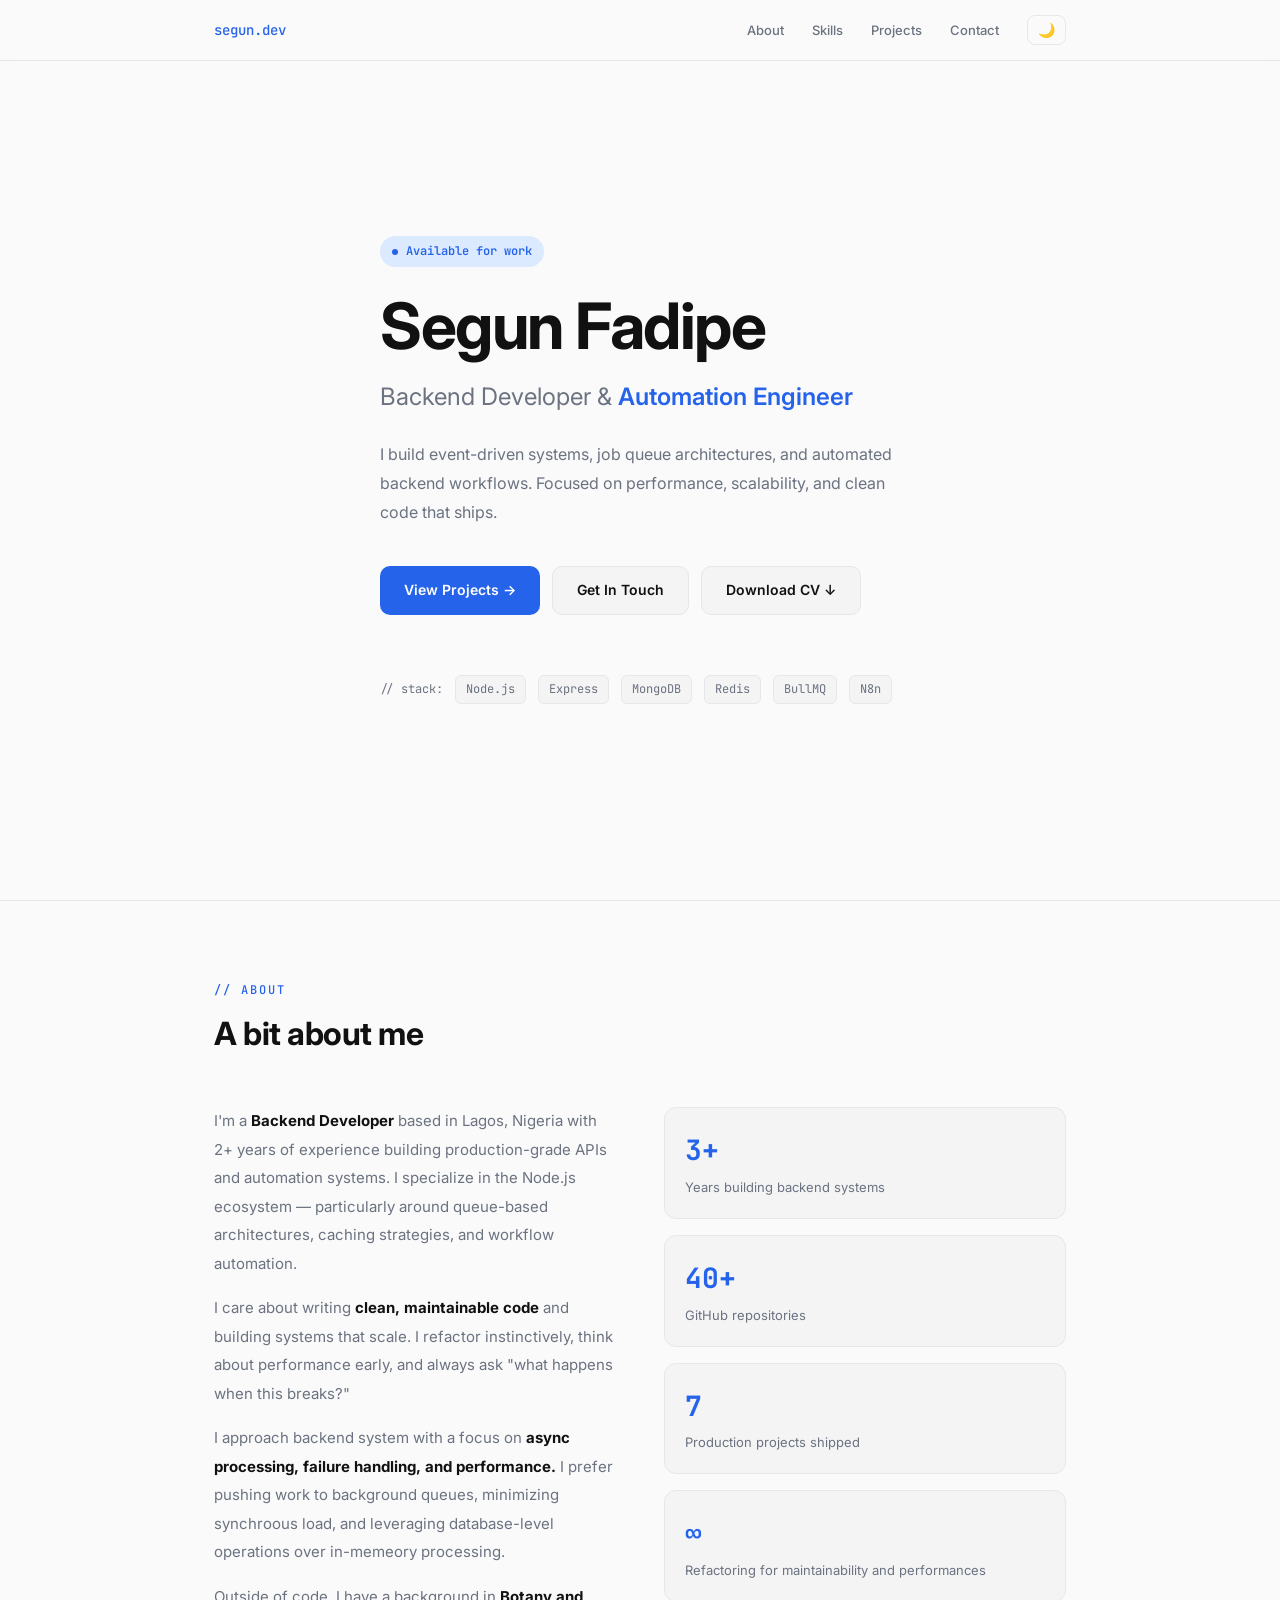
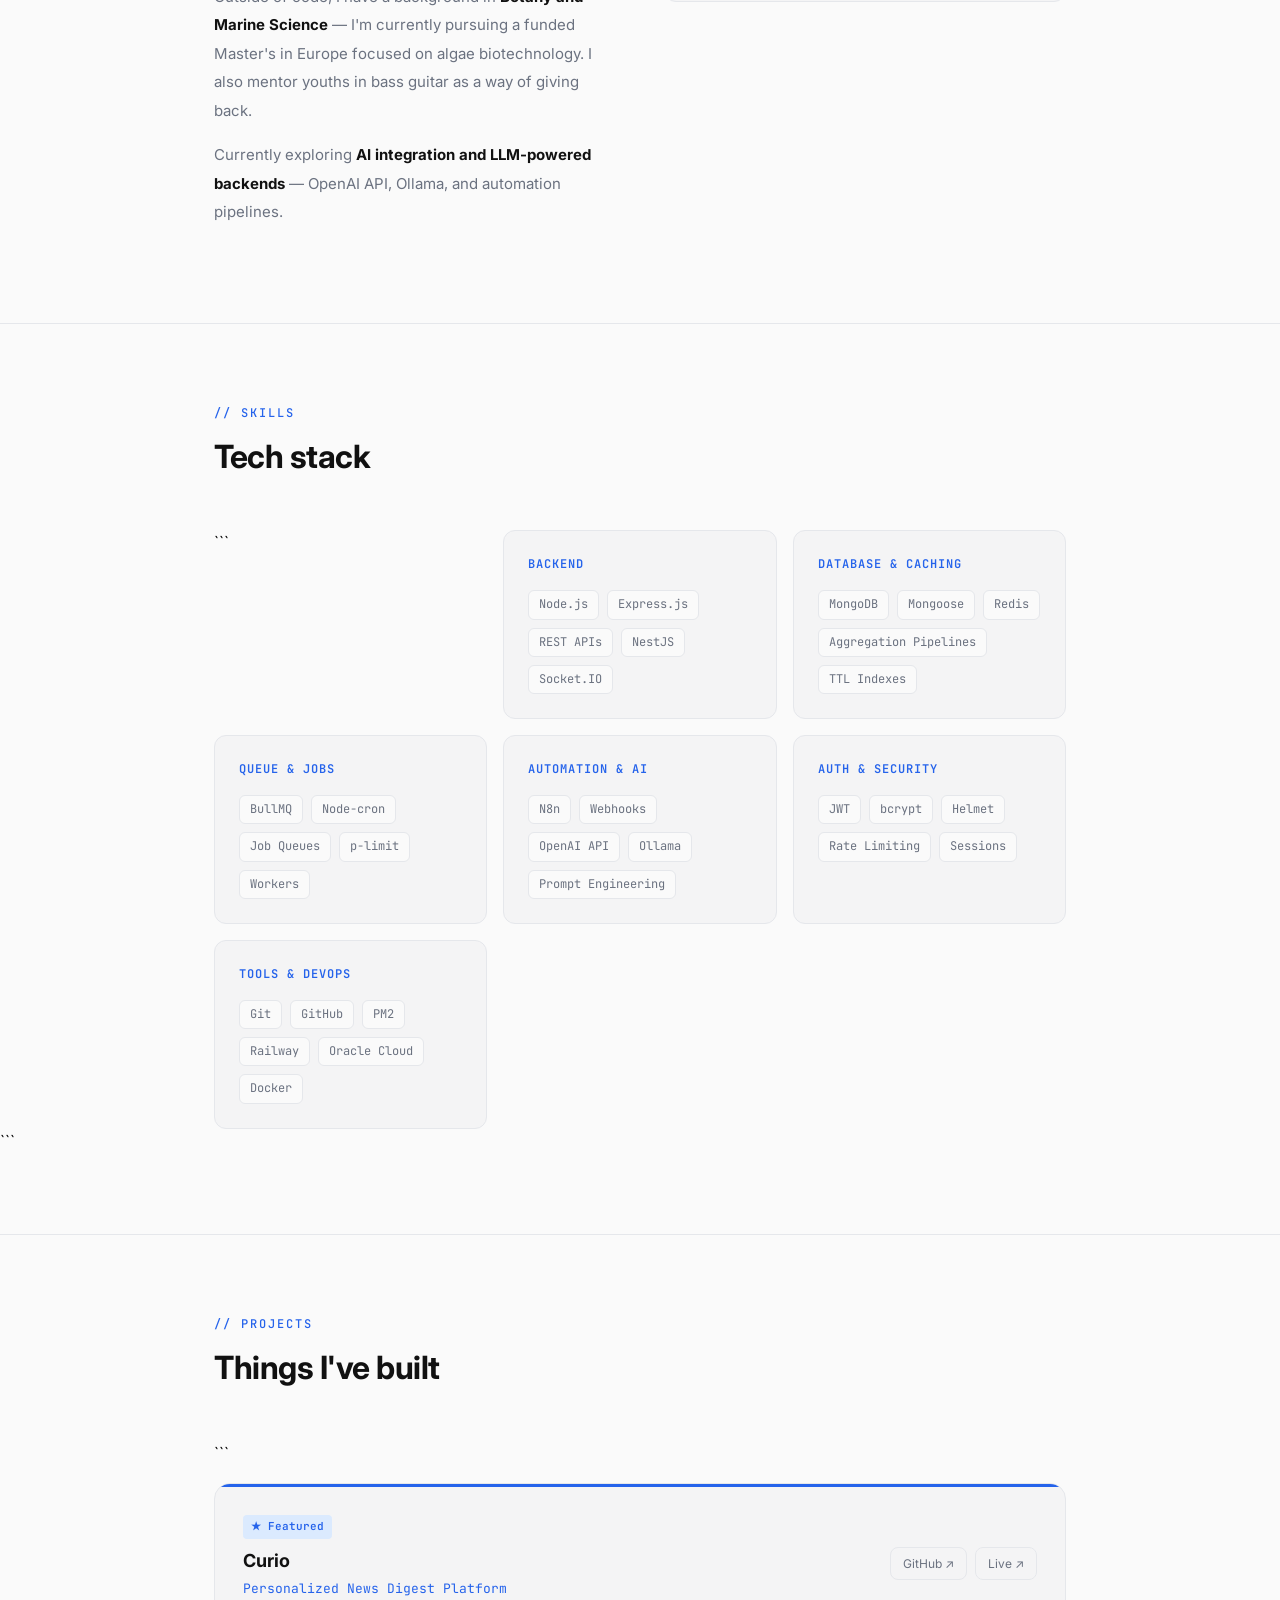
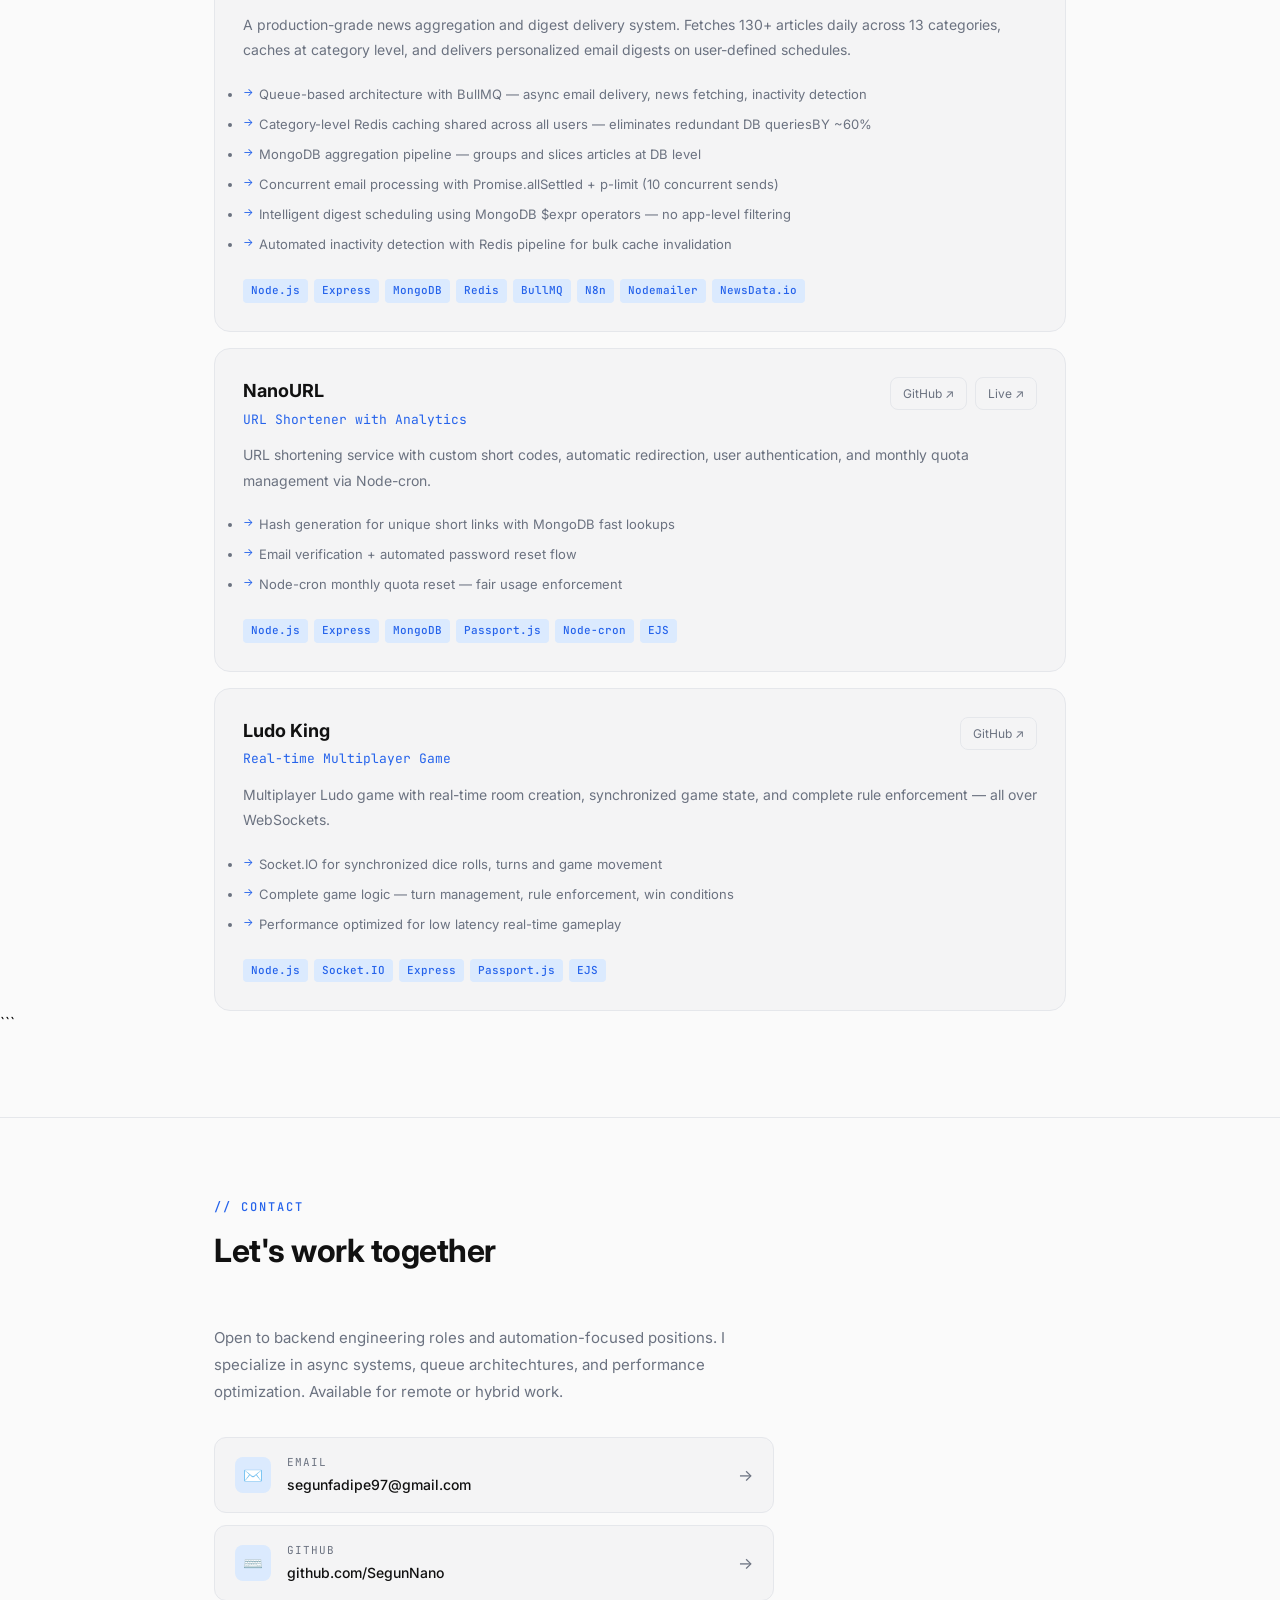
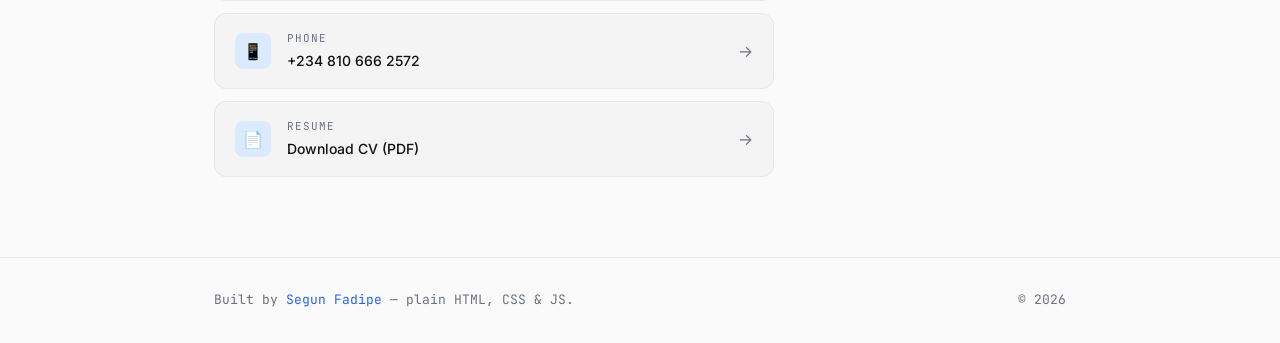
<file: index1.html>
<!DOCTYPE html>

<html lang="en">
<head>
  <meta charset="UTF-8" />
  <meta name="viewport" content="width=device-width, initial-scale=1.0" />
  <title>Segun Fadipe — Backend Developer</title>
  <meta name="description" content="Backend Developer & Automation Engineer specializing in Node.js, Redis, BullMQ and workflow automation." />
  <link rel="preconnect" href="https://fonts.googleapis.com" />
  <link href="https://fonts.googleapis.com/css2?family=Inter:wght@400;500;600;700&family=JetBrains+Mono:wght@400;500&display=swap" rel="stylesheet" />

  <style>
    /* ── Reset & Base ── */
    *, *::before, *::after { box-sizing: border-box; margin: 0; padding: 0; }

    :root {
      --bg: #fafafa;
      --bg-card: #f4f4f5;
      --bg-card-hover: #ebebec;
      --text: #111111;
      --text-muted: #6b7280;
      --accent: #2563eb;
      --accent-light: #dbeafe;
      --border: #e5e7eb;
      --nav-bg: rgba(250, 250, 250, 0.85);
    }

    [data-theme="dark"] {
      --bg: #0f0f0f;
      --bg-card: #1a1a1a;
      --bg-card-hover: #222222;
      --text: #f5f5f5;
      --text-muted: #9ca3af;
      --accent: #3b82f6;
      --accent-light: #1e3a5f;
      --border: #2a2a2a;
      --nav-bg: rgba(15, 15, 15, 0.85);
    }

    html { scroll-behavior: smooth; }

    body {
      font-family: 'Inter', sans-serif;
      background: var(--bg);
      color: var(--text);
      transition: background 0.3s, color 0.3s;
      line-height: 1.6;
    }

    a { color: inherit; text-decoration: none; }
    code, .mono { font-family: 'JetBrains Mono', monospace; }

    /* ── Layout ── */
    .container {
      max-width: 900px;
      margin: 0 auto;
      padding: 0 24px;
    }

    section {
      padding: 80px 0;
    }

    /* ── Nav ── */
    nav {
      position: fixed;
      top: 0;
      left: 0;
      right: 0;
      z-index: 100;
      background: var(--nav-bg);
      backdrop-filter: blur(12px);
      border-bottom: 1px solid var(--border);
      transition: background 0.3s;
    }

    .nav-inner {
      max-width: 900px;
      margin: 0 auto;
      padding: 0 24px;
      height: 60px;
      display: flex;
      align-items: center;
      justify-content: space-between;
    }

    .nav-logo {
      font-family: 'JetBrains Mono', monospace;
      font-size: 14px;
      font-weight: 500;
      color: var(--accent);
    }

    .nav-links {
      display: flex;
      align-items: center;
      gap: 28px;
      list-style: none;
    }

    .nav-links a {
      font-size: 13px;
      font-weight: 500;
      color: var(--text-muted);
      transition: color 0.2s;
    }

    .nav-links a:hover { color: var(--text); }

    .theme-btn {
      background: none;
      border: 1px solid var(--border);
      border-radius: 8px;
      padding: 6px 10px;
      cursor: pointer;
      color: var(--text-muted);
      font-size: 14px;
      transition: all 0.2s;
    }

    .theme-btn:hover {
      color: var(--text);
      border-color: var(--text-muted);
    }

    /* ── Hero ── */
    #hero {
      padding-top: 140px;
      padding-bottom: 100px;
      min-height: 100vh;
      display: flex;
      align-items: center;
    }

    .hero-tag {
      display: inline-flex;
      align-items: center;
      gap: 8px;
      background: var(--accent-light);
      color: var(--accent);
      font-size: 12px;
      font-weight: 600;
      padding: 6px 12px;
      border-radius: 100px;
      margin-bottom: 24px;
      font-family: 'JetBrains Mono', monospace;
    }

    .hero-tag::before {
      content: '';
      width: 6px;
      height: 6px;
      background: var(--accent);
      border-radius: 50%;
      animation: pulse 2s infinite;
    }

    @keyframes pulse {
      0%, 100% { opacity: 1; }
      50% { opacity: 0.4; }
    }

    .hero-name {
      font-size: clamp(36px, 6vw, 64px);
      font-weight: 700;
      letter-spacing: -1.5px;
      line-height: 1.1;
      margin-bottom: 16px;
    }

    .hero-title {
      font-size: clamp(18px, 3vw, 24px);
      color: var(--text-muted);
      font-weight: 400;
      margin-bottom: 24px;
    }

    .hero-title span {
      color: var(--accent);
      font-weight: 600;
    }

    .hero-desc {
      font-size: 16px;
      color: var(--text-muted);
      max-width: 520px;
      margin-bottom: 40px;
      line-height: 1.8;
    }

    .hero-btns {
      display: flex;
      gap: 12px;
      flex-wrap: wrap;
    }

    .btn {
      display: inline-flex;
      align-items: center;
      gap: 8px;
      padding: 12px 24px;
      border-radius: 10px;
      font-size: 14px;
      font-weight: 600;
      cursor: pointer;
      transition: all 0.2s;
      border: none;
    }

    .btn-primary {
      background: var(--accent);
      color: #fff;
    }

    .btn-primary:hover {
      opacity: 0.9;
      transform: translateY(-1px);
    }

    .btn-secondary {
      background: var(--bg-card);
      color: var(--text);
      border: 1px solid var(--border);
    }

    .btn-secondary:hover {
      background: var(--bg-card-hover);
      transform: translateY(-1px);
    }

    .hero-stack {
      margin-top: 60px;
      display: flex;
      align-items: center;
      gap: 12px;
      flex-wrap: wrap;
    }

    .hero-stack-label {
      font-size: 12px;
      color: var(--text-muted);
      font-family: 'JetBrains Mono', monospace;
    }

    .stack-pill {
      font-size: 12px;
      font-family: 'JetBrains Mono', monospace;
      padding: 4px 10px;
      border-radius: 6px;
      background: var(--bg-card);
      border: 1px solid var(--border);
      color: var(--text-muted);
    }

    /* ── Section Headers ── */
    .section-label {
      font-family: 'JetBrains Mono', monospace;
      font-size: 12px;
      color: var(--accent);
      font-weight: 500;
      letter-spacing: 2px;
      text-transform: uppercase;
      margin-bottom: 8px;
    }

    .section-title {
      font-size: 32px;
      font-weight: 700;
      letter-spacing: -0.5px;
      margin-bottom: 48px;
    }

    /* ── About ── */
    #about { border-top: 1px solid var(--border); }

    .about-grid {
      display: grid;
      grid-template-columns: 1fr 1fr;
      gap: 48px;
      align-items: start;
    }

    .about-text p {
      color: var(--text-muted);
      font-size: 15px;
      line-height: 1.9;
      margin-bottom: 16px;
    }

    .about-text p strong {
      color: var(--text);
    }

    .about-stats {
      display: flex;
      flex-direction: column;
      gap: 16px;
    }

    .stat-card {
      background: var(--bg-card);
      border: 1px solid var(--border);
      border-radius: 12px;
      padding: 20px;
      transition: background 0.2s;
    }

    .stat-card:hover { background: var(--bg-card-hover); }

    .stat-number {
      font-size: 28px;
      font-weight: 700;
      color: var(--accent);
      font-family: 'JetBrains Mono', monospace;
    }

    .stat-label {
      font-size: 13px;
      color: var(--text-muted);
      margin-top: 4px;
    }

    /* ── Skills ── */
    #skills { border-top: 1px solid var(--border); }

    .skills-grid {
      display: grid;
      grid-template-columns: repeat(auto-fit, minmax(260px, 1fr));
      gap: 16px;
    }

    .skill-category {
      background: var(--bg-card);
      border: 1px solid var(--border);
      border-radius: 12px;
      padding: 24px;
      transition: background 0.2s, transform 0.2s;
    }

    .skill-category:hover {
      background: var(--bg-card-hover);
      transform: translateY(-2px);
    }

    .skill-cat-title {
      font-size: 12px;
      font-weight: 600;
      color: var(--accent);
      font-family: 'JetBrains Mono', monospace;
      text-transform: uppercase;
      letter-spacing: 1px;
      margin-bottom: 16px;
    }

    .skill-tags {
      display: flex;
      flex-wrap: wrap;
      gap: 8px;
    }

    .skill-tag {
      font-size: 12px;
      padding: 4px 10px;
      background: var(--bg);
      border: 1px solid var(--border);
      border-radius: 6px;
      color: var(--text-muted);
      font-family: 'JetBrains Mono', monospace;
    }

    /* ── Projects ── */
    #projects { border-top: 1px solid var(--border); }

    .projects-grid {
      display: flex;
      flex-direction: column;
      gap: 16px;
    }

    .project-card {
      background: var(--bg-card);
      border: 1px solid var(--border);
      border-radius: 16px;
      padding: 28px;
      transition: all 0.2s;
      position: relative;
      overflow: hidden;
    }

    .project-card::before {
      content: '';
      position: absolute;
      top: 0;
      left: 0;
      right: 0;
      height: 3px;
      background: var(--accent);
      opacity: 0;
      transition: opacity 0.2s;
    }

    .project-card:hover {
      background: var(--bg-card-hover);
      transform: translateY(-2px);
      box-shadow: 0 8px 32px rgba(0,0,0,0.08);
    }

    .project-card:hover::before { opacity: 1; }

    .project-card.featured::before { opacity: 1; }

    .project-header {
      display: flex;
      align-items: flex-start;
      justify-content: space-between;
      margin-bottom: 12px;
      gap: 16px;
    }

    .project-name {
      font-size: 18px;
      font-weight: 700;
      margin-bottom: 4px;
    }

    .project-tagline {
      font-size: 13px;
      color: var(--accent);
      font-family: 'JetBrains Mono', monospace;
    }

    .project-links {
      display: flex;
      gap: 8px;
      flex-shrink: 0;
    }

    .project-link {
      display: inline-flex;
      align-items: center;
      gap: 6px;
      font-size: 12px;
      padding: 6px 12px;
      border-radius: 8px;
      border: 1px solid var(--border);
      color: var(--text-muted);
      transition: all 0.2s;
      white-space: nowrap;
    }

    .project-link:hover {
      color: var(--text);
      border-color: var(--text-muted);
    }

    .project-desc {
      font-size: 14px;
      color: var(--text-muted);
      line-height: 1.8;
      margin-bottom: 16px;
    }

    .project-highlights {
      margin-bottom: 20px;
    }

    .project-highlights li {
      font-size: 13px;
      color: var(--text-muted);
      padding: 4px 0;
      padding-left: 16px;
      position: relative;
      line-height: 1.7;
    }

    .project-highlights li::before {
      content: '→';
      position: absolute;
      left: 0;
      color: var(--accent);
      font-size: 11px;
    }

    .project-tech {
      display: flex;
      flex-wrap: wrap;
      gap: 6px;
    }

    .tech-tag {
      font-size: 11px;
      font-family: 'JetBrains Mono', monospace;
      padding: 3px 8px;
      background: var(--accent-light);
      color: var(--accent);
      border-radius: 4px;
      font-weight: 500;
    }

    .featured-badge {
      display: inline-flex;
      align-items: center;
      gap: 4px;
      font-size: 11px;
      font-weight: 600;
      color: var(--accent);
      background: var(--accent-light);
      padding: 3px 8px;
      border-radius: 4px;
      font-family: 'JetBrains Mono', monospace;
      margin-bottom: 8px;
    }

    /* ── Contact ── */
    #contact { border-top: 1px solid var(--border); }

    .contact-inner {
      max-width: 560px;
    }

    .contact-desc {
      font-size: 15px;
      color: var(--text-muted);
      line-height: 1.8;
      margin-bottom: 32px;
    }

    .contact-links {
      display: flex;
      flex-direction: column;
      gap: 12px;
    }

    .contact-link {
      display: flex;
      align-items: center;
      gap: 16px;
      padding: 16px 20px;
      background: var(--bg-card);
      border: 1px solid var(--border);
      border-radius: 12px;
      transition: all 0.2s;
    }

    .contact-link:hover {
      background: var(--bg-card-hover);
      transform: translateX(4px);
      border-color: var(--accent);
    }

    .contact-link-icon {
      width: 36px;
      height: 36px;
      background: var(--accent-light);
      border-radius: 8px;
      display: flex;
      align-items: center;
      justify-content: center;
      font-size: 16px;
      flex-shrink: 0;
    }

    .contact-link-info {
      flex: 1;
    }

    .contact-link-label {
      font-size: 11px;
      color: var(--text-muted);
      font-family: 'JetBrains Mono', monospace;
      text-transform: uppercase;
      letter-spacing: 1px;
    }

    .contact-link-value {
      font-size: 14px;
      font-weight: 500;
      color: var(--text);
      margin-top: 2px;
    }

    .contact-link-arrow {
      color: var(--text-muted);
      font-size: 16px;
      transition: transform 0.2s;
    }

    .contact-link:hover .contact-link-arrow {
      transform: translateX(4px);
      color: var(--accent);
    }

    /* ── Footer ── */
    footer {
      border-top: 1px solid var(--border);
      padding: 32px 0;
    }

    .footer-inner {
      max-width: 900px;
      margin: 0 auto;
      padding: 0 24px;
      display: flex;
      align-items: center;
      justify-content: space-between;
    }

    .footer-text {
      font-size: 13px;
      color: var(--text-muted);
      font-family: 'JetBrains Mono', monospace;
    }

    .footer-text span { color: var(--accent); }

    /* ── Responsive ── */
    @media (max-width: 640px) {
      .about-grid { grid-template-columns: 1fr; gap: 32px; }
      .nav-links { gap: 16px; }
      .nav-links li:nth-child(1),
      .nav-links li:nth-child(2) { display: none; }
      .hero-btns { flex-direction: column; }
      .btn { width: 100%; justify-content: center; }
      .project-header { flex-direction: column; }
      .footer-inner { flex-direction: column; gap: 8px; text-align: center; }
    }

    /* ── Scroll animations ── */
    .fade-in {
      opacity: 0;
      transform: translateY(20px);
      transition: opacity 0.5s ease, transform 0.5s ease;
    }

    .fade-in.visible {
      opacity: 1;
      transform: translateY(0);
    }
  </style>

</head>

<body>

  <!-- NAV -->

  <nav>
    <div class="nav-inner">
      <span class="nav-logo">segun.dev</span>
      <ul class="nav-links">
        <li><a href="#about">About</a></li>
        <li><a href="#skills">Skills</a></li>
        <li><a href="#projects">Projects</a></li>
        <li><a href="#contact">Contact</a></li>
        <li>
          <button class="theme-btn" onclick="toggleTheme()" id="theme-btn">🌙</button>
        </li>
      </ul>
    </div>
  </nav>

  <!-- HERO -->

  <section id="hero">
    <div class="container">
      <div class="hero-tag">Available for work</div>
      <h1 class="hero-name">Segun Fadipe</h1>
      <p class="hero-title">
        Backend Developer &amp; <span>Automation Engineer</span>
      </p>
      <p class="hero-desc">
        I build event-driven systems, job queue architectures, and automated backend workflows. 
        Focused on performance, scalability, and clean code that ships.
      </p>
      <div class="hero-btns">
        <a href="#projects" class="btn btn-primary">View Projects →</a>
        <a href="#contact" class="btn btn-secondary">Get In Touch</a>
        <a href="./SEGUN_FADIPE_RESUME.pdf" target="blank" download class="btn btn-secondary">Download CV ↓</a>
      </div>
      <div class="hero-stack">
        <span class="hero-stack-label">// stack:</span>
        <span class="stack-pill">Node.js</span>
        <span class="stack-pill">Express</span>
        <span class="stack-pill">MongoDB</span>
        <span class="stack-pill">Redis</span>
        <span class="stack-pill">BullMQ</span>
        <span class="stack-pill">N8n</span>
      </div>
    </div>
  </section>

  <!-- ABOUT -->

  <section id="about">
    <div class="container">
      <div class="section-label">// about</div>
      <h2 class="section-title">A bit about me</h2>
      <div class="about-grid fade-in">
        <div class="about-text">
          <p>
            I'm a <strong>Backend Developer</strong> based in Lagos, Nigeria with 2+ years of experience 
            building production-grade APIs and automation systems. I specialize in the Node.js ecosystem — 
            particularly around queue-based architectures, caching strategies, and workflow automation.
          </p>
          <p>
            I care about writing <strong>clean, maintainable code</strong> and building systems that 
            scale. I refactor instinctively, think about performance early, and always ask 
            "what happens when this breaks?"
          </p>
          
          <p>
            I approach backend system with a focus on <strong>async processing, failure handling, and performance.</strong>
            I prefer pushing work to background queues, minimizing synchroous load, and leveraging database-level operations over in-memeory processing.
          </p>
          <p>
            Outside of code, I have a background in <strong>Botany and Marine Science</strong> — 
            I'm currently pursuing a funded Master's in Europe focused on algae biotechnology. 
            I also mentor youths in bass guitar as a way of giving back.
          </p>
          <p>
            Currently exploring <strong>AI integration and LLM-powered backends</strong> — 
            OpenAI API, Ollama, and automation pipelines.
          </p>
        </div>
        <div class="about-stats">
          <div class="stat-card">
            <div class="stat-number">3+</div>
            <div class="stat-label">Years building backend systems</div>
          </div>
          <div class="stat-card">
            <div class="stat-number">40+</div>
            <div class="stat-label">GitHub repositories</div>
          </div>
          <div class="stat-card">
            <div class="stat-number">7</div>
            <div class="stat-label">Production projects shipped</div>
          </div>
          <div class="stat-card">
            <div class="stat-number">∞</div>
            <div class="stat-label">Refactoring for maintainability and performances</div>
          </div>
        </div>
      </div>
    </div>
  </section>

  <!-- SKILLS -->

  <section id="skills">
    <div class="container">
      <div class="section-label">// skills</div>
      <h2 class="section-title">Tech stack</h2>
      <div class="skills-grid fade-in">

```
    <div class="skill-category">
      <div class="skill-cat-title">Backend</div>
      <div class="skill-tags">
        <span class="skill-tag">Node.js</span>
        <span class="skill-tag">Express.js</span>
        <span class="skill-tag">REST APIs</span>
        <span class="skill-tag">NestJS</span>
        <span class="skill-tag">Socket.IO</span>
      </div>
    </div>

    <div class="skill-category">
      <div class="skill-cat-title">Database & Caching</div>
      <div class="skill-tags">
        <span class="skill-tag">MongoDB</span>
        <span class="skill-tag">Mongoose</span>
        <span class="skill-tag">Redis</span>
        <span class="skill-tag">Aggregation Pipelines</span>
        <span class="skill-tag">TTL Indexes</span>
      </div>
    </div>

    <div class="skill-category">
      <div class="skill-cat-title">Queue & Jobs</div>
      <div class="skill-tags">
        <span class="skill-tag">BullMQ</span>
        <span class="skill-tag">Node-cron</span>
        <span class="skill-tag">Job Queues</span>
        <span class="skill-tag">p-limit</span>
        <span class="skill-tag">Workers</span>
      </div>
    </div>

    <div class="skill-category">
      <div class="skill-cat-title">Automation & AI</div>
      <div class="skill-tags">
        <span class="skill-tag">N8n</span>
        <span class="skill-tag">Webhooks</span>
        <span class="skill-tag">OpenAI API</span>
        <span class="skill-tag">Ollama</span>
        <span class="skill-tag">Prompt Engineering</span>
      </div>
    </div>

    <div class="skill-category">
      <div class="skill-cat-title">Auth & Security</div>
      <div class="skill-tags">
        <span class="skill-tag">JWT</span>
        <span class="skill-tag">bcrypt</span>
        <span class="skill-tag">Helmet</span>
        <span class="skill-tag">Rate Limiting</span>
        <span class="skill-tag">Sessions</span>
      </div>
    </div>

    <div class="skill-category">
      <div class="skill-cat-title">Tools & DevOps</div>
      <div class="skill-tags">
        <span class="skill-tag">Git</span>
        <span class="skill-tag">GitHub</span>
        <span class="skill-tag">PM2</span>
        <span class="skill-tag">Railway</span>
        <span class="skill-tag">Oracle Cloud</span>
        <span class="skill-tag">Docker</span>
      </div>
    </div>

  </div>
</div>
```

  </section>

  <!-- PROJECTS -->

  <section id="projects">
    <div class="container">
      <div class="section-label">// projects</div>
      <h2 class="section-title">Things I've built</h2>
      <div class="projects-grid">

```
    <!-- Curio -->
    <div class="project-card featured fade-in">
      <div class="featured-badge">★ Featured</div>
      <div class="project-header">
        <div>
          <div class="project-name">Curio</div>
          <div class="project-tagline">Personalized News Digest Platform</div>
        </div>
        <div class="project-links">
          <a href="https://github.com/SegunNano/curio" target="_blank" class="project-link">
            GitHub ↗
          </a>
          <a href="https://curio-news-app.up.railway.app" target="_blank" class="project-link">
            Live ↗
          </a>
        </div>
      </div>
      <p class="project-desc">
        A production-grade news aggregation and digest delivery system. Fetches 130+ articles daily across 13 categories, caches at category level, and delivers personalized email digests on user-defined schedules.
      </p>
      <ul class="project-highlights">
        <li>Queue-based architecture with BullMQ — async email delivery, news fetching, inactivity detection</li>
        <li>Category-level Redis caching shared across all users — eliminates redundant DB queriesBY ~60%</li>
        <li>MongoDB aggregation pipeline — groups and slices articles at DB level</li>
        <li>Concurrent email processing with Promise.allSettled + p-limit (10 concurrent sends)</li>
        <li>Intelligent digest scheduling using MongoDB $expr operators — no app-level filtering</li>
        <li>Automated inactivity detection with Redis pipeline for bulk cache invalidation</li>
      </ul>
      <div class="project-tech">
        <span class="tech-tag">Node.js</span>
        <span class="tech-tag">Express</span>
        <span class="tech-tag">MongoDB</span>
        <span class="tech-tag">Redis</span>
        <span class="tech-tag">BullMQ</span>
        <span class="tech-tag">N8n</span>
        <span class="tech-tag">Nodemailer</span>
        <span class="tech-tag">NewsData.io</span>
      </div>
    </div>

    <!-- URL Shortener -->
    <div class="project-card fade-in">
      <div class="project-header">
        <div>
          <div class="project-name">NanoURL</div>
          <div class="project-tagline">URL Shortener with Analytics</div>
        </div>
        <div class="project-links">
          <a href="https://github.com/SegunNano/url_shortener" target="_blank" class="project-link">
            GitHub ↗
          </a>
          <a href="https://nanourl-0s58.onrender.com" target="_blank" class="project-link">
            Live ↗
          </a>
        </div>
      </div>
      <p class="project-desc">
        URL shortening service with custom short codes, automatic redirection, user authentication, and monthly quota management via Node-cron.
      </p>
      <ul class="project-highlights">
        <li>Hash generation for unique short links with MongoDB fast lookups</li>
        <li>Email verification + automated password reset flow</li>
        <li>Node-cron monthly quota reset — fair usage enforcement</li>
      </ul>
      <div class="project-tech">
        <span class="tech-tag">Node.js</span>
        <span class="tech-tag">Express</span>
        <span class="tech-tag">MongoDB</span>
        <span class="tech-tag">Passport.js</span>
        <span class="tech-tag">Node-cron</span>
        <span class="tech-tag">EJS</span>
      </div>
    </div>

    <!-- Ludo King -->
    <div class="project-card fade-in">
      <div class="project-header">
        <div>
          <div class="project-name">Ludo King</div>
          <div class="project-tagline">Real-time Multiplayer Game</div>
        </div>
        <div class="project-links">
          <a href="https://github.com/SegunNano/ludo-king" target="_blank" class="project-link">
            GitHub ↗
          </a>
        </div>
      </div>
      <p class="project-desc">
        Multiplayer Ludo game with real-time room creation, synchronized game state, and complete rule enforcement — all over WebSockets.
      </p>
      <ul class="project-highlights">
        <li>Socket.IO for synchronized dice rolls, turns and game movement</li>
        <li>Complete game logic — turn management, rule enforcement, win conditions</li>
        <li>Performance optimized for low latency real-time gameplay</li>
      </ul>
      <div class="project-tech">
        <span class="tech-tag">Node.js</span>
        <span class="tech-tag">Socket.IO</span>
        <span class="tech-tag">Express</span>
        <span class="tech-tag">Passport.js</span>
        <span class="tech-tag">EJS</span>
      </div>
    </div>

  </div>
</div>
```

  </section>

  <!-- CONTACT -->

  <section id="contact">
    <div class="container">
      <div class="section-label">// contact</div>
      <h2 class="section-title">Let's work together</h2>
      <div class="contact-inner fade-in">
        <p class="contact-desc">
            Open to backend engineering roles and automation-focused positions. I specialize in async systems, queue architechtures, and performance optimization. Available for remote or hybrid work.
        </p>
        <div class="contact-links">
          <a href="mailto:segunfadipe97@gmail.com" class="contact-link">
            <div class="contact-link-icon">✉️</div>
            <div class="contact-link-info">
              <div class="contact-link-label">Email</div>
              <div class="contact-link-value">segunfadipe97@gmail.com</div>
            </div>
            <div class="contact-link-arrow">→</div>
          </a>
          <a href="https://github.com/SegunNano" target="_blank" class="contact-link">
            <div class="contact-link-icon">⌨️</div>
            <div class="contact-link-info">
              <div class="contact-link-label">GitHub</div>
              <div class="contact-link-value">github.com/SegunNano</div>
            </div>
            <div class="contact-link-arrow">→</div>
          </a>
          <a href="tel:+2348106662572" class="contact-link">
            <div class="contact-link-icon">📱</div>
            <div class="contact-link-info">
              <div class="contact-link-label">Phone</div>
              <div class="contact-link-value">+234 810 666 2572</div>
            </div>
            <div class="contact-link-arrow">→</div>
          </a>
          <a href="./SEGUN_FADIPE_RESUME.pdf" target="blank" download class="contact-link">
            <div class="contact-link-icon">📄</div>
            <div class="contact-link-info">
              <div class="contact-link-label">Resume</div>
              <div class="contact-link-value">Download CV (PDF)</div>
            </div>
            <div class="contact-link-arrow">→</div>
          </a>
        </div>
      </div>
    </div>
  </section>

  <!-- FOOTER -->

  <footer>
    <div class="footer-inner">
      <span class="footer-text">
        Built by <span>Segun Fadipe</span> — plain HTML, CSS & JS. 
      </span>
      <span class="footer-text" id="year"></span>
    </div>
  </footer>

  <script>
    // ── Theme ──
    const btn = document.getElementById('theme-btn')

    function applyTheme(theme) {
      document.documentElement.setAttribute('data-theme', theme)
      btn.textContent = theme === 'dark' ? '☀️' : '🌙'
      localStorage.setItem('theme', theme)
    }

    function toggleTheme() {
      const current = document.documentElement.getAttribute('data-theme')
      applyTheme(current === 'dark' ? 'light' : 'dark')
    }

    // Set theme on load — system default
    const saved = localStorage.getItem('theme')
    if (saved) {
      applyTheme(saved)
    } else {
      const prefersDark = window.matchMedia('(prefers-color-scheme: dark)').matches
      applyTheme(prefersDark ? 'dark' : 'light')
    }

    // ── Year ──
    document.getElementById('year').textContent = `© ${new Date().getFullYear()}`

    // ── Scroll animations ──
    const observer = new IntersectionObserver((entries) => {
      entries.forEach(entry => {
        if (entry.isIntersecting) {
          entry.target.classList.add('visible')
        }
      })
    }, { threshold: 0.1 })

    document.querySelectorAll('.fade-in').forEach(el => observer.observe(el))

    // ── Active nav link ──
    const sections = document.querySelectorAll('section[id]')
    const navLinks = document.querySelectorAll('.nav-links a')

    window.addEventListener('scroll', () => {
      let current = ''
      sections.forEach(section => {
        if (window.scrollY >= section.offsetTop - 100) {
          current = section.getAttribute('id')
        }
      })
      navLinks.forEach(link => {
        link.style.color = link.getAttribute('href') === `#${current}`
          ? 'var(--text)'
          : 'var(--text-muted)'
      })
    })
  </script>

</body>
</html>
</file>
